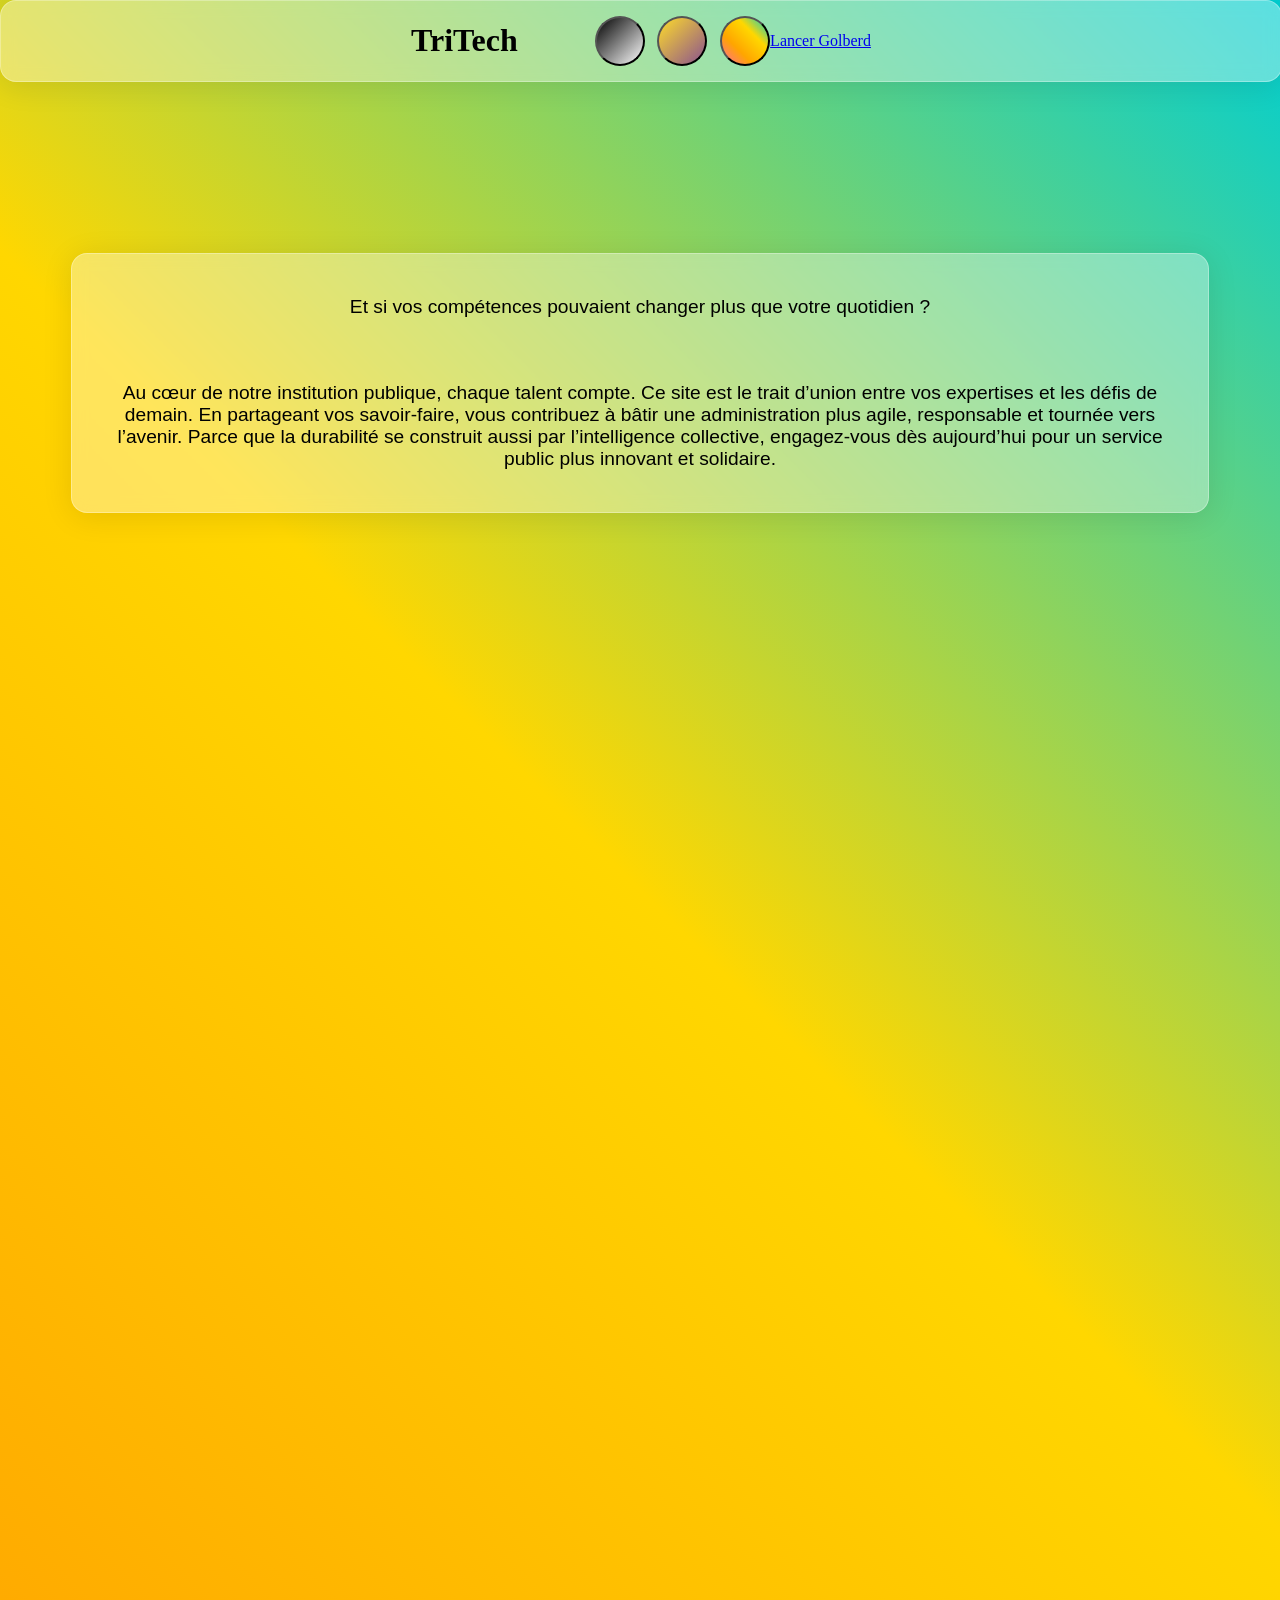
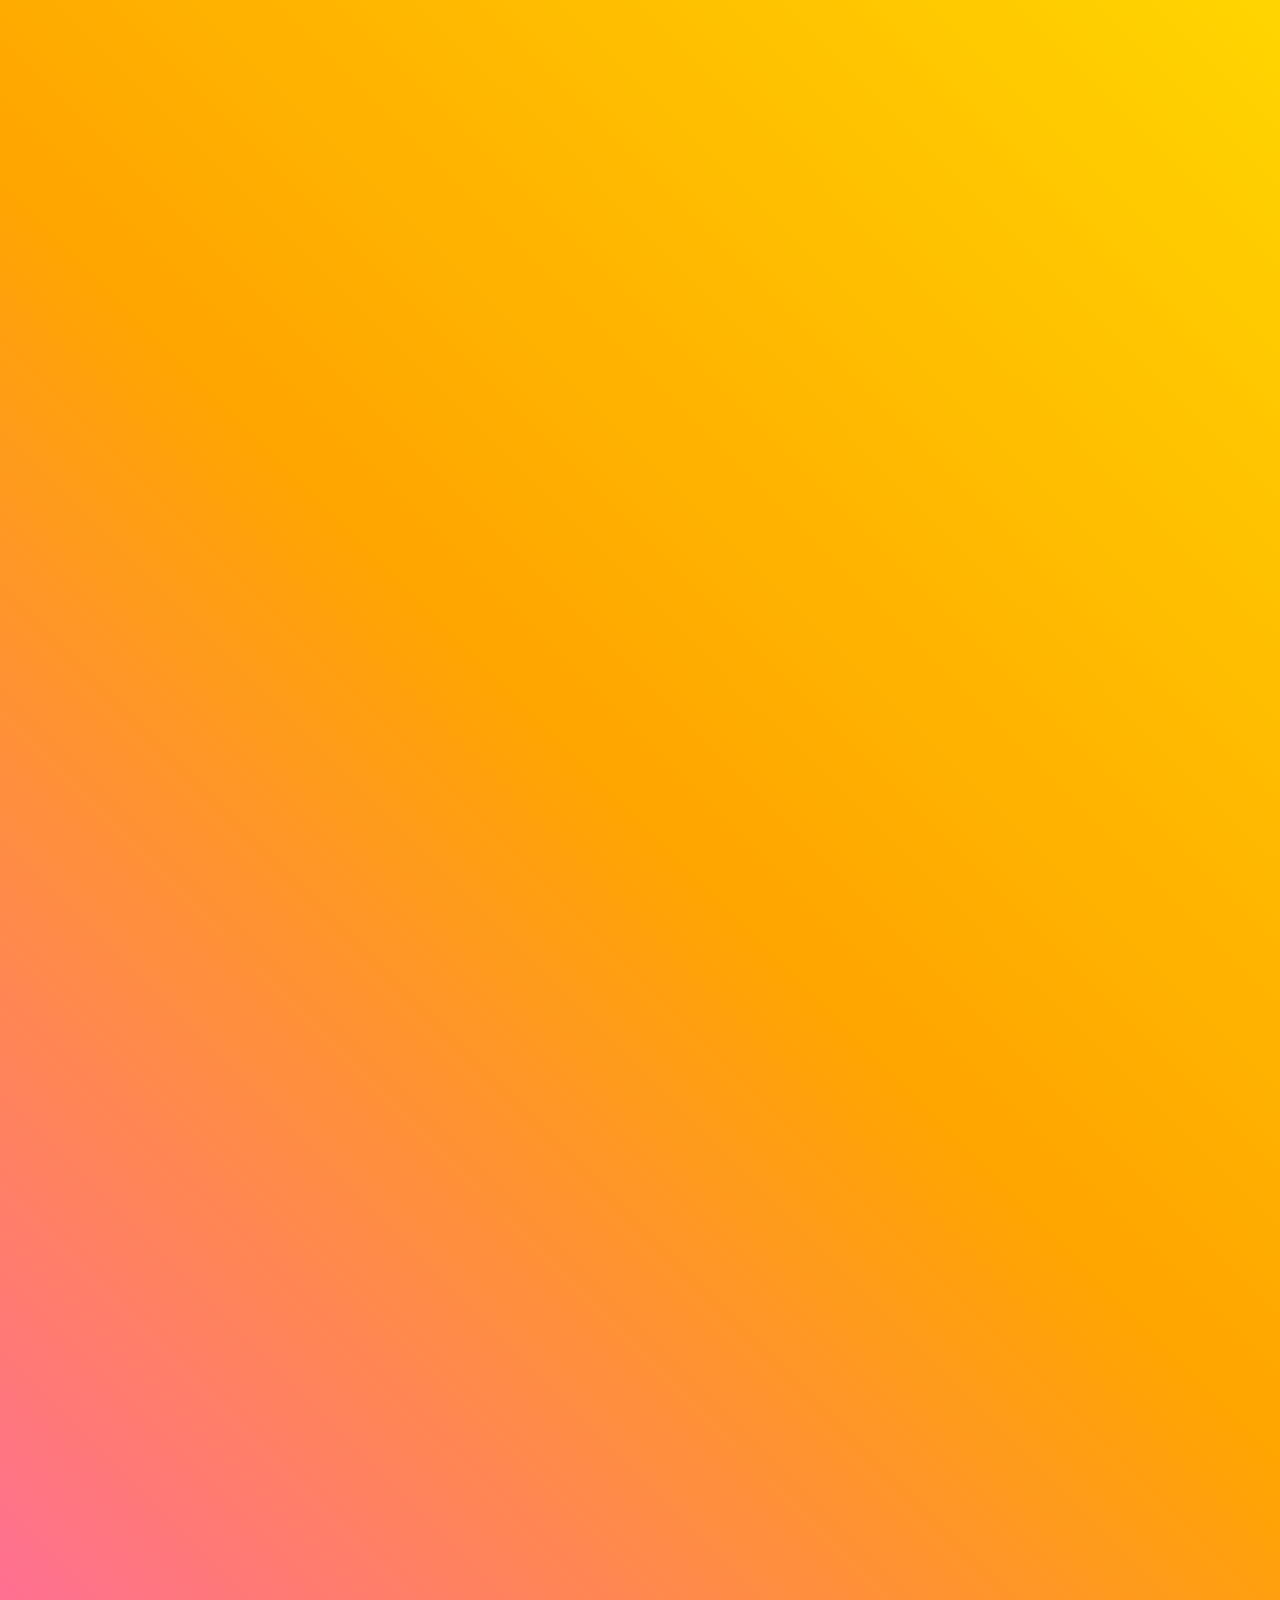
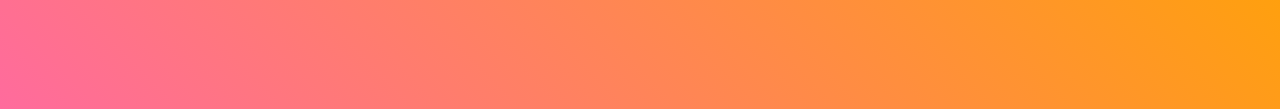
<file: index.html>
<!DOCTYPE html>
<html lang="fr">

<head>
    <meta charset="UTF-8">
    <meta name="viewport" content="width=device-width, initial-scale=1.0">
    <link rel="stylesheet" href="BeauBouton.css">
    <script src="code.js" defer></script>
</head>

<body>

    <header class="col1 glass">
        <h1>TriTech</h1>
        <button class="colBW" title="Noir & Blanc"></button>
        <button class="colDA" title="Mode Daltonien"></button>
        <button class="colFUN" title="Mode FUN"></button>
        <a href="golberg/index.html">Lancer Golberd</a>
    </header>

    <!-- Parite 1 - Accroche -->
    <div class="intro glass">
        <p>Et si vos compétences pouvaient changer plus que votre quotidien ?</p>
        <!-- Phrase d'accroche à afficher en gras -->
        <p>Au cœur de notre institution publique, chaque talent compte. Ce site est le trait d’union entre vos
            expertises et les défis de demain. En partageant vos savoir-faire, vous contribuez à bâtir une
            administration plus agile, responsable et tournée vers l’avenir. Parce que la durabilité se construit aussi
            par l’intelligence collective, engagez-vous dès aujourd’hui pour un service public plus innovant et
            solidaire.</p> <!-- paragraphe descriptif à achier centré un peux comme une phrase marketing -->
    </div>

    <!-- Parite 2 - Histoire -->
    <div class="avis_all">
        <div class="avis v">
            <p>Yahya</p>
            <p>Ça me soule avec leur mise à jour, je vais encore devoir jeter mon ordi !</p>
            <img>
        </div>
        <div class="avis r">
            <p>Rémi</p>
            <p>Eh toi là, pourquoi tu fais ça, il fonctionne encore ?</p>
            <img>
        </div>
        <div class="avis v">
            <p>Yahya</p>
            <p>Bah oui mais ma machine n’est pas assez puissante pour le nouveau Windows.</p>
            <img>
        </div>
        <div class="avis r">
            <p>Rémi</p>
            <p>Quel gâchis ! Si tu savais tout ce qu’on peut faire avec des vieux pcs. As-tu déjà entendu parler de
                Linux et des distributions open-source, ça pourrait être une bonne alternative ?</p>
            <img>
        </div>
        <div class="avis v">
            <p>Yahya</p>
            <p>Hum, je ne comprends pas très bien de quoi tu me parles mais l’idée de ne pas gaspiller un pc me semble
                plus raisonnable.</p>
            <img>
        </div>
        <div class="avis r">
            <p>Rémi</p>
            <p>Ne t’en fais pas, je connais le site parfait pour toi ! Fait un tour sur l’île Linux, il y a plein de
                passionnés qui t’aideront. De même, il existe tout un archipel sur la tech que tu peux visiter. Alors
                prêt à évoluer vers un monde durable ?</p>
            <img>
        </div>
    </div>
    <img class="yahya" src="yahya.png" alt="Yahya">
    <img class="remi" src="remi.png" alt="Rémi">

    <button class="carte" onclick="location.href='quiz.html'">Découvrir l'île Linux et plus encore !</button>
    <!-- Parite 3 - Description
    <div>
        <p>titre paragraphe</p>
        <p>paragraphe</p>
        <img>
    </div> -->
</body>

</html>
</file>
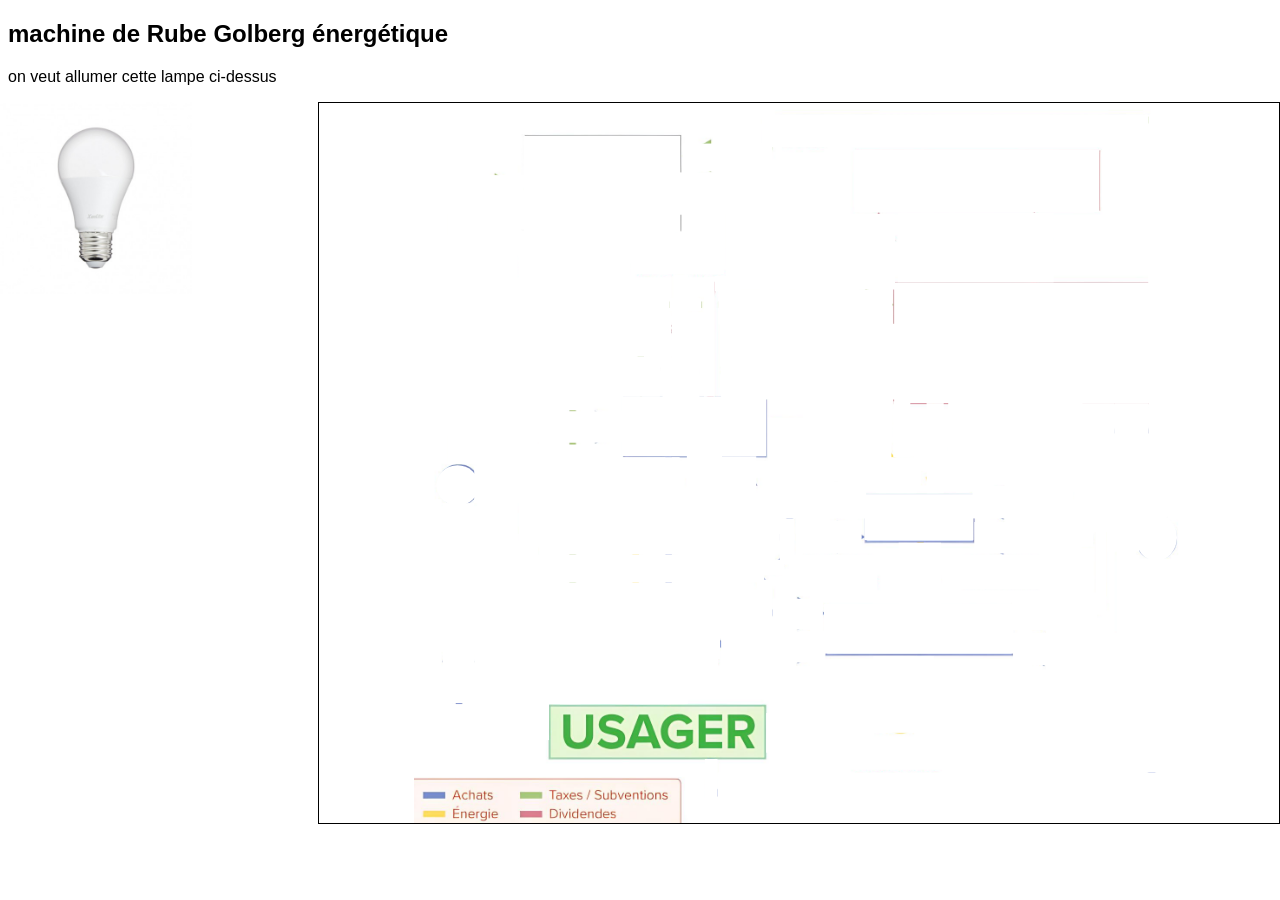
<file: golberg/index.html>
<!DOCTYPE html>
<html lang="fr">
    <head>
        <meta charset="UTF-8">
        <meta name="viewport" content="width=device-width, initial-scale=1.0">
        <title>Document</title>
        <link rel="stylesheet" href="style.css">
    </head>
    <body>
        <h2>machine de Rube Golberg énergétique</h2>
        <p>on veut allumer cette lampe ci-dessus</p>
        <img id="lampe1" src="ampoule-led-a60-culot-e27-10w-cons-75w-eq-cct-temperature-de-lumiere-variable-2700k-6000k.jpg" alt="">
        <img id="lampe2" src="28722fr01.webp">
   <svg
   version="1.1"
   id="svg1"
   width="100%"
   height="100%"
   viewBox="0 0 1774 1658"
   xmlns="http://www.w3.org/2000/svg"
   xmlns:svg="http://www.w3.org/2000/svg">
  <defs
     id="defs1" />
  <g
     id="g1">
     
    <rect
       style="fill:#ffffff"
       id="rect28"
       width="491.79724"
       height="280.13766"
       x="139.0313"
       y="1103.95" />
    <rect
       style="fill:#ffffff"
       id="rect29"
       width="78.853569"
       height="70.553192"
       x="622.52814"
       y="1257.5068" />
    <rect
       style="fill:#ffffff"
       id="rect30"
       width="271.83731"
       height="224.11014"
       x="340.3154"
       y="815.5119" />
    <rect
       style="fill:#ffffff;stroke-width:1.02268"
       id="rect31"
       width="49.802254"
       height="236.5607"
       x="338.2403"
       y="471.0463" />
    <rect
       style="fill:#ffffff"
       id="rect32"
       width="51.877346"
       height="47.727158"
       x="342.3905"
       y="786.46057" />


    <rect #EDF
       style="fill:#FFFFFF"
       class="EDF"
       width="332.01501"
       height="136.95619"
       x="479.34668"
       y="676.48059" />
    <rect #RTE
       style="fill:#FFFFFF"
       class="RTE"
       width="251.08636"
       height="105.82979"
       x="1037.5469"
       y="900.59076" />
    <rect # Enedis
       style="fill:#ffffff"
       class="Enedis"
       width="437.84482"
       height="114.13017"
       x="944.16772"
       y="1153.7522" />
    <rect #40-fournisseurs
       style="fill:#FFFFFF"
       class="40-fournisseurs"
       width="591.40173"
       height="278.06259"
       x="1106.025"
       y="412.94366" />
    <rect #actionnaires
       style="fill:#FFFFFF"
       class="actionnaires"
       width="564.42554"
       height="143.18147"
       x="1014.7209"
       y="107.90488" />
    <rect #état
       style="fill:#FFFFFF"
       class="état"
       width="361.06635"
       height="224.11014"
       x="253.16145"
       y="74.703377" />
    <rect #usager
       style="fill:#FFFFFF"
       class="usager"
       width="502.17273"
       height="124.50563"
       x="309.189"
       y="1384.0876" />
    <rect #tarif libre
       style="fill:#FFFFFF"
       class="tarif-libre"
       width="29.051313"
       height="93.379227"
       x="670.25531"
       y="1510.6683" />
    <rect #tarif libre
       style="fill:#FFFFFF"
       class="tarif-libre"
       width="1027.1715"
       height="93.379227"
       x="699.30664"
       y="1541.7948" />
    <rect #tarif libre
       style="fill:#FFFFFF;stroke-width:0.908727"
       class="tarif-libre"
       width="95.454315"
       height="491.79724"
       x="1664.2253"
       y="1049.9974" />
    <rect #tarif fixe
       style="fill:#FFFFFF"
       class="tarif-fixe"
       width="217.88486"
       height="83.003754"
       x="93.379227"
       y="1384.0876" />
    <rect #tarif fixe
       style="fill:#FFFFFF"
       class="tarif-fixe"
       width="72.628288"
       height="460.67084"
       x="66.403008"
       y="921.34167" />
    <ellipse #€-g
       style="fill:#FFFFFF"
       class="€-g"
       cx="100.64205"
       cy="880.87732"
       rx="48.764706"
       ry="46.689613" />
    <ellipse #€-g
       style="fill:#FFFFFF"
       class="€-d"
       cx="1709.8773"
       cy="1000.1953"
       rx="47.727158"
       ry="53.952442" />
    <rect #taxes-g
       style="fill:#FFFFFF"
       class="taxes-g"
       width="49.802254"
       height="664.03003"
       x="78.853569"
       y="168.0826" />
    <rect #taxes-g
       style="fill:#FFFFFF"
       class="taxes-g"
       width="126.58073"
       height="124.50563"
       x="126.58073"
       y="166.00751" />


    <rect #taxes-d
       style="fill:#FFFFFF"
       class="taxes-d"
       width="43.576973"
       height="927.56696"
       x="1691.2015"
       y="26.976221" />
    <rect #taxes-d
       style="fill:#FFFFFF"
       class="taxes-d"
       width="890.21527"
       height="74.703377"
       x="800.98621"
       y="26.976221" />
    <rect #taxes-d
       style="fill:#FFFFFF"
       class="taxes-d"
       width="207.50938"
       height="64.327911"
       x="618.37799"
       y="93.379227" />


    <rect #c-g-b
       style="fill:#ffffff"
       class="c-g-b"
       width="136.95619"
       height="85.07885"
       x="139.0313"
       y="836.26282" />
    <rect #c-g-b
       style="fill:#FFFFFF"
       class="c-g-b"
       width="51.877346"
       height="120.35545"
       x="232.41051"
       y="722.13269" />
    <rect #c-g-b
       style="fill:#FFFFFF"
       class="c-g-b"
       width="211.65958"
       height="72.628288"
       x="278.06259"
       y="709.68213" />
    <rect #c-g-b
       style="fill:#FFFFFF"
       class="c-g-b"
       width="43.576973"
       height="178.45807"
       x="242.78598"
       y="915.11639" />
    <rect #c-g-b
       style="fill:#FFFFFF"
       class="c-g-b"
       width="529.14893"
       height="64.327911"
       x="278.06259"
       y="1039.6221" />
    <rect #c-g-b
       style="fill:#ffffff"
         class="c-g-b"
       width="195.05882"
       height="85.07885"
       x="846.63831"
       y="871.53943" />
    <rect #c-g-b
       style="fill:#ffffff"
       class="c-g-b"
       width="33.201504"
       height="105.82979"
       x="842.4881"
       y="956.61829" />
    <rect #c-g-b
       style="fill:#ffffff"
       class="c-g-b"
       width="49.802254"
       height="35.276596"
       x="803.06134"
       y="1052.0726" />



    <rect #service-système-g
       style="fill:#FFFFFF"
       class="service-système-g"
       width="80.928658"
       height="232.41051"
       x="628.75342"
       y="809.28662" />
    <rect #service-système-g
       style="fill:#FFFFFF"
       class="service-système-g"
       width="56.027534"
       height="182.60826"
       x="649.50439"
       y="1097.7246" />
    <rect #service-système-g
       style="fill:#FFFFFF"
       class="service-système-g"
       width="238.63579"
       height="72.628288"
       x="707.60699"
       y="1216.005" />
    <rect #service-système-g
       style="fill:#FFFFFF"
       class="service-système-g"
       width="78.853569"
       height="205.4343"
       x="709.68213"
       y="813.43677" />
    <rect #service-système-g
       style="fill:#FFFFFF"
       class="service-système-g"
       width="151.48186"
       height="76.778473"
       x="879.83978"
       y="960.76843" />
    <rect #service-système-g
       style="fill:#FFFFFF"
       class="service-système-g"
       width="60.177723"
       height="31.126408"
       x="782.31036"
       y="983.59448" />
    <rect #service-système-g
       style="fill:#FFFFFF"
       class="service-système-g"
       width="35.276596"
       height="89.229034"
       x="790.61078"
       y="1097.7246" />
    <rect #service-système-g
       style="fill:#FFFFFF"
       class="service-système-g"
       width="116.20525"
       height="70.553192"
       x="825.88733"
       y="1141.3016" />
    <rect #service-système-g
       style="fill:#ffffff"
       class="service-système-g"
       width="190.90863"
       height="85.07885"
       x="875.68964"
       y="1039.6221" />


       
    <rect #subvention
       style="fill:#FFFFFF"
       class="subvention"
       width="257.31165"
       height="134.8811"
       x="240.71089"
       y="294.66333" />
    

       
    <rect #c-d-b
       style="fill:#ffffff"
       class="c-d-b"
       width="76.778473"
       height="296.73843"
       x="1614.423"
       y="691.00629" />
    <rect #c-d-b
       style="fill:#FFFFFF"
       class="c-d-b"
       width="74.703377"
       height="47.727158"
       x="1595.7472"
       y="985.66962" />
    <rect #c-d-b
       style="fill:#FFFFFF"
       class="c-d-b"
       width="35.276596"
       height="249.01126"
       x="1618.5732"
       y="1029.2466" />
    <rect #c-d-b
       style="fill:#ffffff"
       class="c-d-b"
       width="240.71089"
       height="74.703377"
       x="1379.9374"
       y="1220.1552" />
    <rect #c-d-b
       style="fill:#ffffff"
       class="c-d-b"
       width="246.93617"
       height="72.628288"
       x="1290.7084"
       y="964.91864" />
    <rect #c-d-b
       style="fill:#ffffff"
       class="c-d-b"
       width="31.126408"
       height="33.201504"
       x="1533.4944"
       y="987.74469" />


    <rect #dividendes-g
       style="fill:#FFFFFF"
       class="dividendes-g"
       width="24.901127"
       height="275.98749"
       x="668.18024"
       y="400.4931" />
    <rect #dividendes-g
       style="fill:#FFFFFF"
       class="dividendes-g"
       width="390.11765"
       height="174.30789"
       x="717.98248"
       y="255.23654" />
    <rect #dividendes-g
       style="fill:#FFFFFF"
       class="dividendes-g"
       width="31.126408"
       height="35.276596"
       x="693.08136"
       y="398.41803" />
    <rect #dividendes-g
       style="fill:#FFFFFF"
       class="dividendes-g"
       width="149.40675"
       height="97.529411"
       x="610.07758"
       y="159.78223" />


    <rect #dividendes-d
       style="fill:#FFFFFF"
       class="dividendes-d"
       width="358.99124"
       height="159.78223"
       x="1114.3254"
       y="253.16145" />

       
    <rect #spéculation
       style="fill:#FFFFFF"
       class="spéculation"
       width="234.48561"
       height="141.10638"
       x="1230.5306"
       y="684.78101" />

       
    <rect #jaune
       style="fill:#FFFFFF"
       class="jaune"
       width="284.28787"
       height="114.13017"
       x="815.5119"
       y="724.20776" />
    <rect #jaune
       style="fill:#FFFFFF"
       class="jaune"
       width="93.379227"
       height="83.003754"
       x="1064.5232"
       y="815.5119" />
    <rect #jaune
       style="fill:#FFFFFF"
       class="jaune"
       width="97.529411"
       height="143.18147"
       x="1116.4005"
       y="1012.6458" />

       


    <rect #service-système-d
       style="fill:#FFFFFF"
       class="service-système-d"
       width="232.41051"
       height="74.703377"
       x="1286.5582"
       y="881.91492" />
    <rect #service-système-d
       style="fill:#FFFFFF"
       class="service-système-d"
       width="76.778473"
       height="205.4343"
       x="1462.9412"
       y="688.93115" />
    <rect #service-système-d
       style="fill:#FFFFFF"
       class="service-système-d"
       width="76.778473"
       height="296.73843"
       x="1537.6445"
       y="691.00629" />
    <rect #service-système-d
       style="fill:#FFFFFF"
       class="service-système-d"
       width="22.826033"
       height="195.05882"
       x="1570.8461"
       y="983.59448" />
    <rect #service-système-d
       style="fill:#FFFFFF"
       class="service-système-d"
       width="195.05882"
       height="87.153946"
       x="1377.8623"
       y="1126.776" />
    <rect #service-système-d
       style="fill:#FFFFFF"
       class="service-système-d"
       width="197.13391"
       height="80.928658"
       x="1255.4318"
       y="1039.6221" />






    <rect #lampe
       style="fill:#FFFFFF"
       class="lampe"
       width="139.0313"
       height="176.38298"
       x="1058.2979"
       y="1274.1077" />
    <rect #lampe
       style="fill:#FFFFFF"
       class="lampe"
       width="249.01126"
       height="91.304131"
       x="811.36169"
       y="1404.8385" />


    <rect #ARENH
       style="fill:#ffffff"
       class="ARENH"
       width="402.56821"
       height="174.30789"
       x="707.60699"
       y="508.39801" />


    <rect #apport-capital
       style="fill:#ffffff"
       class="apport-capital"
       width="205.4343"
       height="95.454315"
       x="508.39801"
       y="298.81351" />
    <rect #apport-capital
       style="fill:#ffffff"
       class="apport-capital"
       width="33.201504"
       height="58.102627"
       x="597.62701"
       y="394.26782" />
    <rect #apport-capital
       style="fill:#ffffff"
       class="apport-capital"
       width="37.351688"
       height="122.43053"
       x="593.47687"
       y="473.1214" />
    <rect #apport-capital
       style="fill:#ffffff"
       class="apport-capital"
       width="85.07885"
       height="91.304131"
       x="572.72589"
       y="587.25159" />


    <rect #subvention
       style="fill:#FFFFFF"
       class="subvention"
       width="400.4931"
       height="80.928658"
       x="701.38171"
       y="429.54443" />
    <rect #subvention
       style="fill:#FFFFFF"
       class="subvention"
       width="246.93617"
       height="66.403008"
       x="342.3905"
       y="427.46933" />
    <rect #subvention
       style="fill:#FFFFFF"
       class="subvention"
       width="209.58449"
       height="93.379227"
       x="383.89236"
       y="489.72214" />
    <rect #subvention
       style="fill:#FFFFFF"
       class="subvention"
       width="93.379227"
       height="93.379227"
       x="473.1214"
       y="583.10138" />
    <rect #subvention
       style="fill:#FFFFFF"
       class="subvention"
       width="72.628288"
       height="29.051313"
       x="589.32666"
       y="450.29538" />


    <rect #jaune-a
       style="fill:#ffffff"
       class="jaune-a"
       width="39.426785"
       height="128.65582"
       x="1103.95"
       y="686.85608" />
    <rect #jaune-a
       style="fill:#ffffff"
       class="jaune-a"
       width="39.426785"
       height="207.50938"
       x="1180.7284"
       y="691.00629" />
       

       

  </g>
</svg>
    </body>
    <script src="script.js"></script>
</html>
</file>
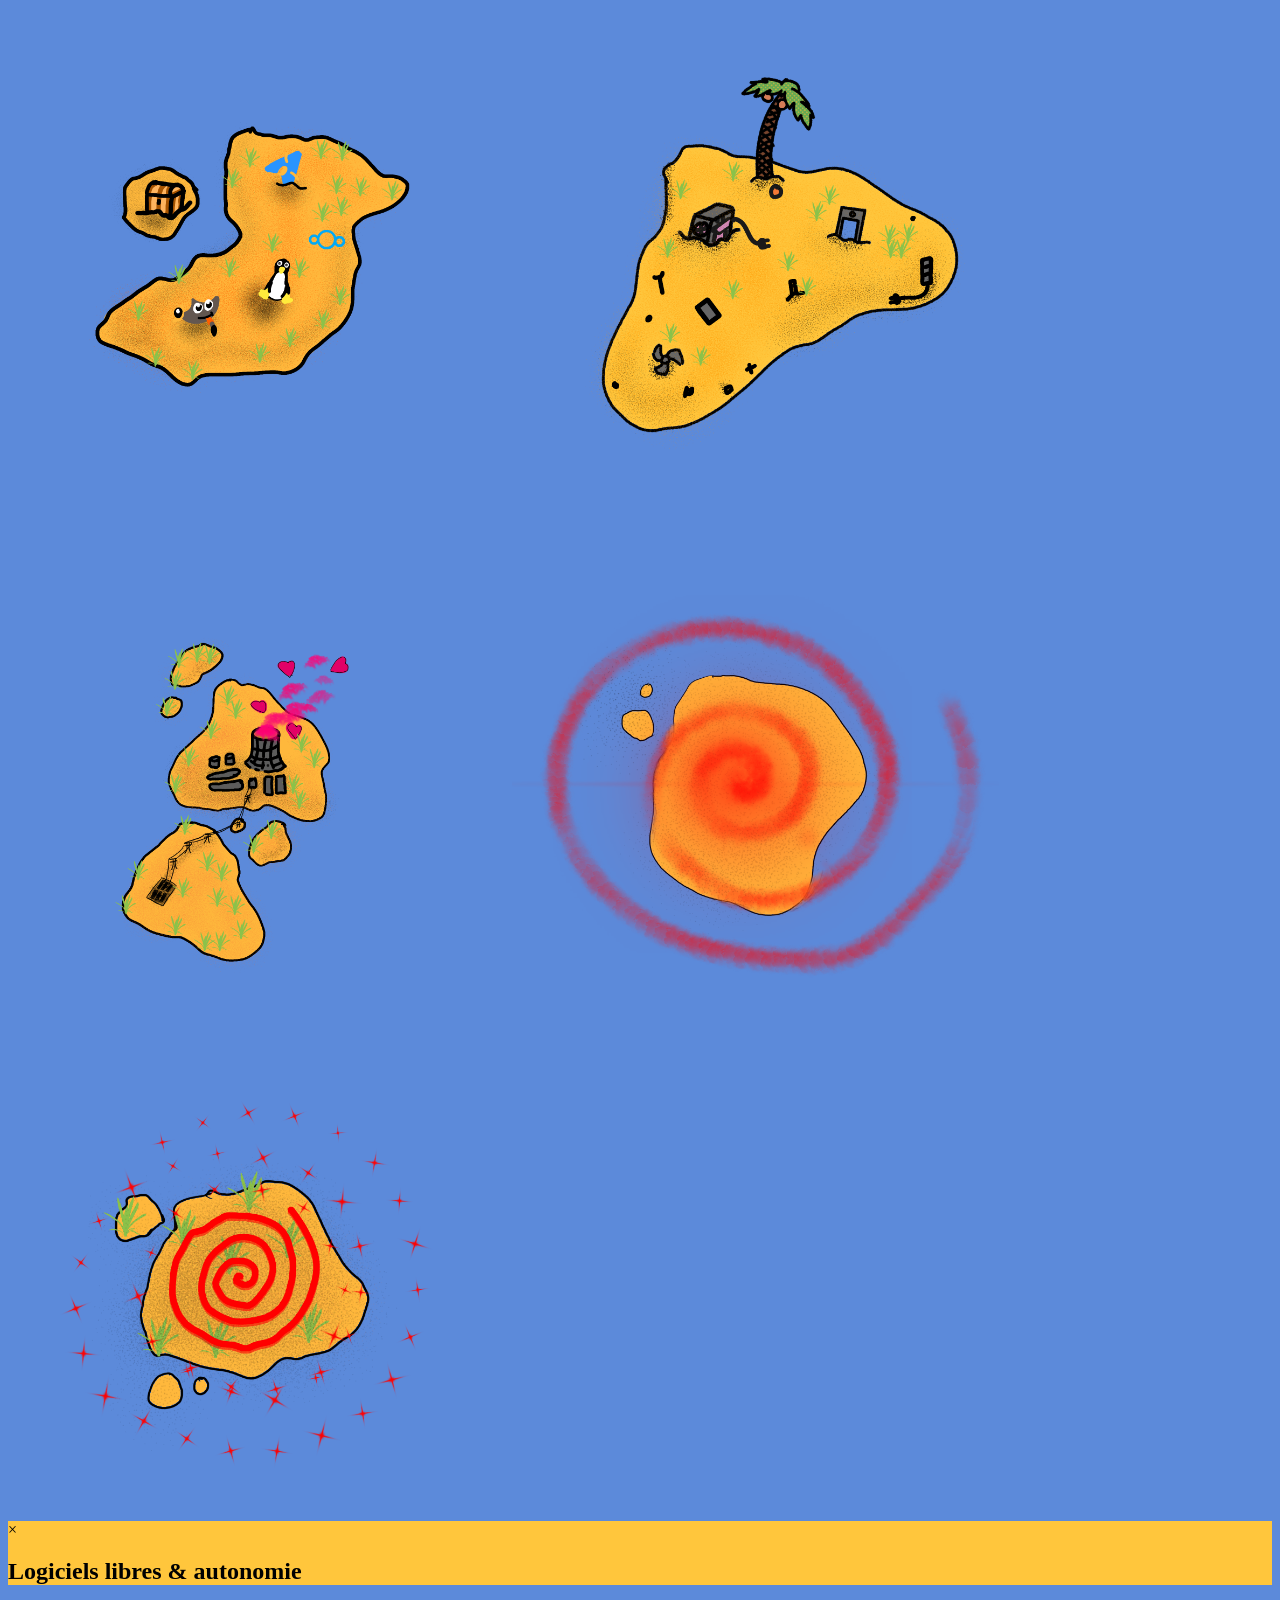
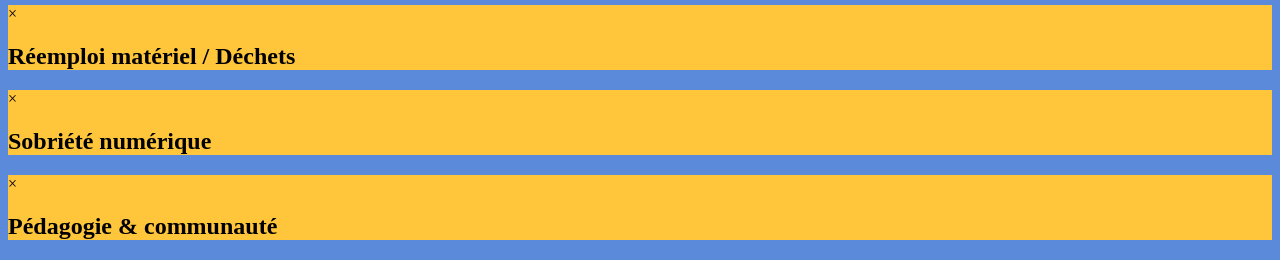
<file: carte.html>
<!DOCTYPE html>
<html>
<title>W3.CSS</title>
<meta name="viewport" content="width=device-width, initial-scale=1">
<link rel="stylesheet" href="https://www.w3schools.com/w3css/5/w3.css">

<body>
    <style>
        body {
            background-color: rgb(92, 138, 218);
        }
    </style>
    <div class="w3-container">
        <img src="mapLinux.png" class="w3-image w3-hover-opacity"
            onclick="document.getElementById('id_mapLinux').style.display='block'" width="500">
        <img src="mapDechets.png" class="w3-image w3-hover-opacity"
            onclick="document.getElementById('id_mapDechets').style.display='block'" width="500">
        <img src="mapNuclaire.png" class="w3-image w3-hover-opacity"
            onclick="document.getElementById('id_mapNuclaire').style.display='block'" width="500">
        <img src="mapPedagogue.png" class="w3-image w3-hover-opacity"
            onclick="document.getElementById('id_mapPedagogue').style.display='block'" width="500">
        <img src="lazer.png" class="w3-image w3-hover-opacity"
            onclick="window.open('./LaserGame/niveaux/energie_total/index.html', '_blank')" width="500">
    </div>

    <!-- MODAL LINUX -->
    <div id="id_mapLinux" class="w3-modal">
        <div class="w3-modal-content w3-animate-top w3-card-4">
            <header class="w3-container" style="background-color: #FFC63C;">
                <span onclick="document.getElementById('id_mapLinux').style.display='none'"
                    class="w3-button w3-display-topright">&times;</span>
                <h2>Logiciels libres & autonomie</h2>
            </header>
            <div class="w3-container">
                <p id="linuxCount"></p>
                <div id="linuxTab"></div>
            </div>
            <footer class="w3-container" style="background-color: #FFC63C;">

            </footer>
        </div>
    </div>

    <!-- MODAL DECHETS -->
    <div id="id_mapDechets" class="w3-modal">
        <div class="w3-modal-content w3-animate-top w3-card-4">
            <header class="w3-container" style="background-color: #FFC63C;">
                <span onclick="document.getElementById('id_mapDechets').style.display='none'"
                    class="w3-button w3-display-topright">&times;</span>
                <h2>Réemploi matériel / Déchets</h2>
            </header>
            <div class="w3-container">
                <p id="dechetsCount"></p>
                <div id="dechetsTab"></div>
            </div>
            <footer class="w3-container" style="background-color: #FFC63C;">

            </footer>
        </div>
    </div>

    <!-- MODAL NUCLEAIRE / SOBRIÉTÉ NUMÉRIQUE -->
    <div id="id_mapNuclaire" class="w3-modal">
        <div class="w3-modal-content w3-animate-top w3-card-4">
            <header class="w3-container" style="background-color: #FFC63C;">
                <span onclick="document.getElementById('id_mapNuclaire').style.display='none'"
                    class="w3-button w3-display-topright">&times;</span>
                <h2>Sobriété numérique</h2>
            </header>
            <div class="w3-container">
                <p id="nucleaireCount"></p>
                <div id="nucleaireTab"></div>
            </div>
            <footer class="w3-container" style="background-color: #FFC63C;">

            </footer>
        </div>
    </div>

    <!-- MODAL PÉDAGOGUE / COMMUNAUTÉ -->
    <div id="id_mapPedagogue" class="w3-modal">
        <div class="w3-modal-content w3-animate-top w3-card-4">
            <header class="w3-container" style="background-color: #FFC63C;">
                <span onclick="document.getElementById('id_mapPedagogue').style.display='none'"
                    class="w3-button w3-display-topright">&times;</span>
                <h2>Pédagogie & communauté</h2>
            </header>
            <div class="w3-container">
                <p id="pedagogueCount"></p>
                <div id="pedagogueTab"></div>
            </div>
            <footer class="w3-container" style="background-color: #FFC63C;">

            </footer>
        </div>
    </div>

    <style>
        /* Juste pour un affichage un peu sympa */
        #linuxTab div,
        #dechetsTab div,
        #nucleaireTab div,
        #pedagogueTab div {
            margin-top: 10px;
        }
    </style>

    <!-- SCRIPT MODIFIÉ POUR UTILISER LOCALSTORAGE -->
    <script>
        function loadAttempts(storageKey, countElementId, containerElementId) {
            // Récupère les données depuis localStorage
            const data = localStorage.getItem(storageKey);

            if (!data) {
                console.error('Aucune donnée trouvée pour', storageKey);
                return;
            }

            const personnes = JSON.parse(data);
            const nombrePersonnes = personnes.length;

            const countEl = document.getElementById(countElementId);
            const container = document.getElementById(containerElementId);

            if (!countEl || !container) {
                console.error('Élément introuvable pour', countElementId, containerElementId);
                return;
            }

            // Affiche le nombre de personnes
            countEl.textContent = `Nombre de personnes : ${nombrePersonnes}`;

            // Vide le conteneur
            container.innerHTML = '';

            // Création des cartes pour chaque personne
            for (let i = 0; i < nombrePersonnes; i++) {
                const person = personnes[i];

                const bloc = document.createElement('div');
                bloc.className = 'w3-card w3-padding w3-margin';

                const nom = document.createElement('p');
                nom.innerHTML = `<strong>Nom :</strong> ${person.personName}`;
                bloc.appendChild(nom);

                const bio = document.createElement('p');
                bio.innerHTML = `<strong>Bio :</strong> ${person.personBio || ''}`;
                bloc.appendChild(bio);

                const island = document.createElement('p');
                island.innerHTML = `<strong>Île :</strong> ${person.islandName}`;
                bloc.appendChild(island);

                const skillsTitle = document.createElement('p');
                skillsTitle.innerHTML = '<strong>Compétences :</strong>';
                bloc.appendChild(skillsTitle);

                const ul = document.createElement('ul');
                for (let j = 0; j < person.topSkills.length; j++) {
                    const li = document.createElement('li');
                    const skill = person.topSkills[j];
                    li.textContent = `${skill.id} (niveau ${skill.level})`;
                    ul.appendChild(li);
                }
                bloc.appendChild(ul);

                container.appendChild(bloc);
            }
        }

        // Initialisation des données dans localStorage
        // (À exécuter une seule fois pour initialiser les données)
        function initializeLocalStorage() {
            // Données de test
            const testData = {
                "attempts_free_software_autonomy": [
                    {
                        personName: "Jean Dupont",
                        personBio: "Expert en logiciels libres",
                        islandName: "Île 1",
                        topSkills: [
                            { id: "Linux", level: "Avancé" },
                            { id: "Git", level: "Intermédiaire" }
                        ]
                    }
                ],
                "attempts_hardware_reuse": [
                    {
                        personName: "Marie Martin",
                        personBio: "Spécialiste en réemploi de matériel",
                        islandName: "Île 2",
                        topSkills: [
                            { id: "Électronique", level: "Expert" },
                            { id: "Réparation", level: "Avancé" }
                        ]
                    }
                ],
                "attempts_digital_sobriety": [
                    {
                        personName: "Pierre Durand",
                        personBio: "Expert en sobriété numérique",
                        islandName: "Île 3",
                        topSkills: [
                            { id: "Optimisation", level: "Expert" },
                            { id: "Éco-conception", level: "Avancé" }
                        ]
                    }
                ],
                "attempts_education_community": [
                    {
                        personName: "Sophie Garnier",
                        personBio: "Pédagogue expérimentée",
                        islandName: "Île 4",
                        topSkills: [
                            { id: "Formation", level: "Expert" },
                            { id: "Animation", level: "Avancé" }
                        ]
                    }
                ]
            };

            // Sauvegarde des données dans localStorage
            Object.entries(testData).forEach(([key, value]) => {
                if (!localStorage.getItem(key)) {
                    localStorage.setItem(key, JSON.stringify(value));
                    console.log(`Données initialisées pour ${key}`);
                }
            });
        }

        // Appel à la fonction d'initialisation une seule fois
        // (Commentez cette ligne si vous avez déjà initialisé les données)
        //initializeLocalStorage();

        // Chargement des données pour chaque catégorie
        document.addEventListener('DOMContentLoaded', () => {
            loadAttempts('attempts_free_software_autonomy', 'linuxCount', 'linuxTab');
            loadAttempts('attempts_hardware_reuse', 'dechetsCount', 'dechetsTab');
            loadAttempts('attempts_digital_sobriety', 'nucleaireCount', 'nucleaireTab');
            loadAttempts('attempts_education_community', 'pedagogueCount', 'pedagogueTab');
        });
    </script>
</body>

</html>
</file>
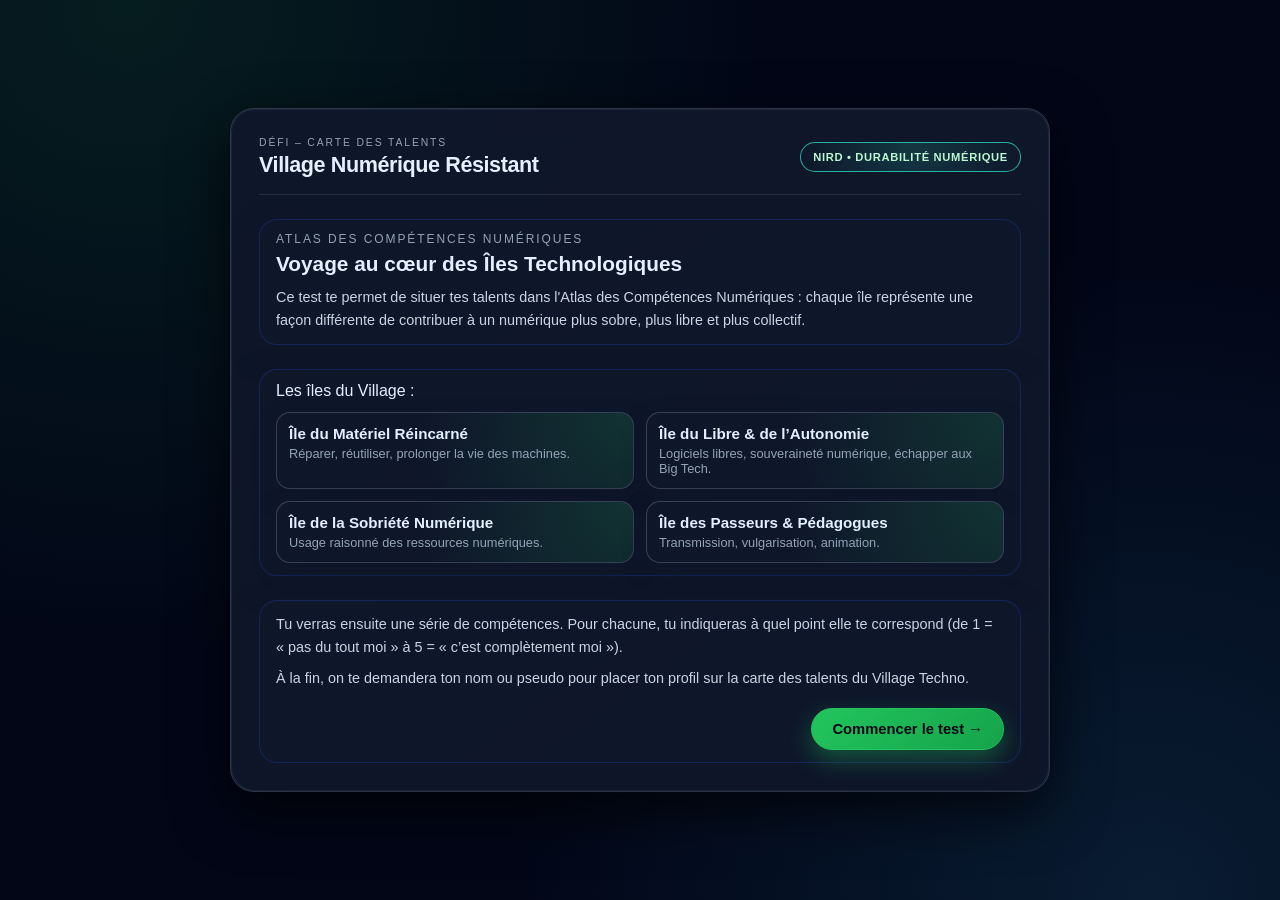
<file: quiz.html>
<!DOCTYPE html>
<html lang="fr">

<head>
    <meta charset="UTF-8" />
    <title>Quiz – Carte des Talents</title>
    <meta name="viewport" content="width=device-width, initial-scale=1.0" />
    <link rel="stylesheet" href="./assets/css/style.css" />
</head>

<body>
    <div class="page">
        <div class="quiz-shell">
            <header class="quiz-header">
                <div class="quiz-title-wrap">
                    <div class="quiz-pill">Défi – Carte des Talents</div>
                    <div class="quiz-title">Village Numérique Résistant</div>
                </div>
                <div class="badge-nird">NIRD • Durabilité numérique</div>
            </header>

            <!-- C’est ici que le quiz sera injecté par js/main.js -->
            <main id="app"></main>
        </div>
    </div>

    <script type="module" src="./js/main.js"></script>
</body>

</html>
</file>
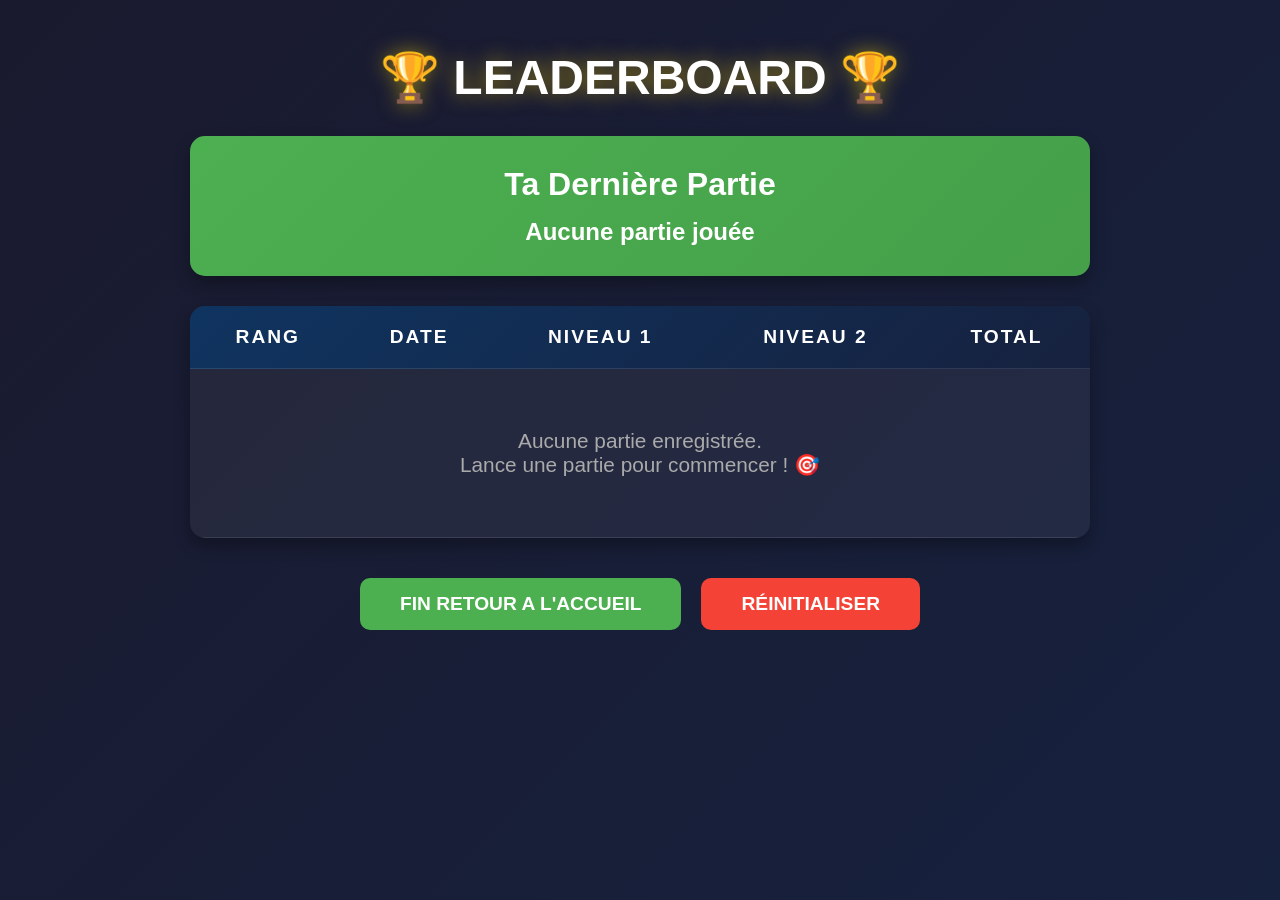
<file: LaserGame/niveaux/leaderboard.html>
<!DOCTYPE html>
<html lang="fr">

<head>
    <meta charset="UTF-8">
    <meta name="viewport" content="width=device-width, initial-scale=1.0">
    <title>🏆 Leaderboard</title>
    <style>
        * {
            margin: 0;
            padding: 0;
            box-sizing: border-box;
        }

        body {
            font-family: 'Arial', sans-serif;
            background: linear-gradient(135deg, #1a1a2e 0%, #16213e 100%);
            color: white;
            padding: 20px;
            min-height: 100vh;
        }

        .container {
            max-width: 900px;
            margin: 0 auto;
        }

        h1 {
            text-align: center;
            font-size: 3em;
            margin: 30px 0;
            text-shadow: 0 0 20px rgba(255, 215, 0, 0.5);
        }

        .last-game {
            background: linear-gradient(135deg, #4CAF50, #45a049);
            padding: 30px;
            border-radius: 15px;
            margin: 30px 0;
            text-align: center;
            box-shadow: 0 8px 16px rgba(0, 0, 0, 0.3);
        }

        .last-game h2 {
            font-size: 2em;
            margin-bottom: 15px;
        }

        .last-game p {
            font-size: 1.5em;
            font-weight: bold;
        }

        table {
            width: 100%;
            border-collapse: collapse;
            margin-top: 30px;
            background: rgba(255, 255, 255, 0.05);
            border-radius: 15px;
            overflow: hidden;
            box-shadow: 0 8px 16px rgba(0, 0, 0, 0.3);
        }

        thead {
            background: linear-gradient(135deg, #0f3460, #16213e);
        }

        th,
        td {
            padding: 20px;
            text-align: center;
            border-bottom: 1px solid rgba(255, 255, 255, 0.1);
        }

        th {
            font-size: 1.2em;
            text-transform: uppercase;
            letter-spacing: 2px;
        }

        tbody tr {
            transition: all 0.3s ease;
        }

        tbody tr:hover {
            background: rgba(255, 255, 255, 0.1);
            transform: scale(1.02);
        }

        .rank {
            font-size: 1.5em;
            font-weight: bold;
        }

        .rank-1 {
            color: #FFD700;
        }

        .rank-2 {
            color: #C0C0C0;
        }

        .rank-3 {
            color: #CD7F32;
        }

        .total {
            font-size: 1.3em;
            font-weight: bold;
            color: #4CAF50;
        }

        .date {
            font-size: 0.9em;
            color: #aaa;
        }

        .buttons {
            display: flex;
            gap: 20px;
            justify-content: center;
            margin: 40px 0;
        }

        .btn {
            padding: 15px 40px;
            font-size: 1.2em;
            border: none;
            border-radius: 10px;
            cursor: pointer;
            transition: all 0.3s ease;
            font-weight: bold;
        }

        .replay-btn {
            background: #4CAF50;
            color: white;
        }

        .replay-btn:hover {
            background: #45a049;
            transform: scale(1.05);
        }

        .reset-btn {
            background: #f44336;
            color: white;
        }

        .reset-btn:hover {
            background: #da190b;
            transform: scale(1.05);
        }

        .empty-state {
            text-align: center;
            padding: 60px 20px;
            font-size: 1.3em;
            color: #aaa;
        }
    </style>
</head>

<body>
    <div class="container">
        <h1>🏆 LEADERBOARD 🏆</h1>

        <div class="last-game">
            <h2>Ta Dernière Partie</h2>
            <p id="lastGame">Aucune partie jouée</p>
        </div>

        <table>
            <thead>
                <tr>
                    <th>Rang</th>
                    <th>Date</th>
                    <th>Niveau 1</th>
                    <th>Niveau 2</th>
                    <th>Total</th>
                </tr>
            </thead>
            <tbody id="leaderboard"></tbody>
        </table>

        <div class="buttons">
            <button class="btn replay-btn" onclick="window.location.href='https://fergouchyahya.github.io/NDI/'">
                FIN RETOUR A L'ACCUEIL
            </button>
            <button class="btn reset-btn" onclick="resetLeaderboard()">
                RÉINITIALISER
            </button>
        </div>
    </div>

    <script>
        function formatDate(isoString) {
            const date = new Date(isoString);
            const day = String(date.getDate()).padStart(2, '0');
            const month = String(date.getMonth() + 1).padStart(2, '0');
            const year = date.getFullYear();
            const hours = String(date.getHours()).padStart(2, '0');
            const minutes = String(date.getMinutes()).padStart(2, '0');
            return `${day}/${month}/${year} ${hours}:${minutes}`;
        }

        function loadLeaderboard() {
            const allGames = JSON.parse(localStorage.getItem('allGames') || '[]');
            const tbody = document.getElementById('leaderboard');

            if (allGames.length === 0) {
                tbody.innerHTML = `
                    <tr>
                        <td colspan="5" class="empty-state">
                            Aucune partie enregistrée.<br>
                            Lance une partie pour commencer ! 🎯
                        </td>
                    </tr>
                `;
                document.getElementById('lastGame').textContent = 'Aucune partie jouée';
                return;
            }

            // Trier par score total décroissant
            const sortedGames = [...allGames].sort((a, b) => b.total - a.total);

            // Afficher la dernière partie
            const lastGame = allGames[allGames.length - 1];
            document.getElementById('lastGame').innerHTML = `
                Niveau 1: <span style="color: #FFD700;">${lastGame.level1}</span> | 
                Niveau 2: <span style="color: #FFD700;">${lastGame.level2}</span> | 
                <span style="font-size: 1.2em;">Total: ${lastGame.total}</span>
            `;

            // Afficher le classement
            tbody.innerHTML = sortedGames.map((game, index) => {
                const rank = index + 1;
                const rankClass = rank <= 3 ? `rank-${rank}` : '';
                const rankDisplay = rank === 1 ? '🥇' : rank === 2 ? '🥈' : rank === 3 ? '🥉' : rank;

                return `
                    <tr>
                        <td class="rank ${rankClass}">${rankDisplay}</td>
                        <td class="date">${formatDate(game.date)}</td>
                        <td>${game.level1}</td>
                        <td>${game.level2}</td>
                        <td class="total">${game.total}</td>
                    </tr>
                `;
            }).join('');
        }

        function resetLeaderboard() {
            if (confirm('⚠️ Es-tu sûr de vouloir supprimer toutes les parties ?')) {
                localStorage.removeItem('allGames');
                sessionStorage.clear();
                loadLeaderboard();
                alert('✅ Leaderboard réinitialisé !');
            }
        }

        // Charger le leaderboard au démarrage
        loadLeaderboard();
    </script>
</body>

</html>
</file>
<file: BeauBouton.css>
.col1 {
    background-color: black;
    color: white;
}

.col2 {
    background-color: white;
    color: black;
}

body {
    background-image: linear-gradient(45deg, #FF6B9D, #FFA500, #FFD700, #00CED1);
}

header {
    top: 0%;
    left: 0%;
    position:fixed;
    width: 100%;
    display: flex;
    align-items: center;
    justify-content: center;
    margin-top: 0%;
    z-index: 10;
}




.test{
    border-radius: 100%;
}

header > button {
    padding: 1%;
    margin-left: 1%;
    border-radius: 100%;
    width: 50px;
    height: 50px;
    justify-content: center;
    display: flex;
    align-items: center;
    transition: border-radius 0.2s ease;
}

header > button:hover {
    border-radius: 10%;
    box-shadow: 0 0 100px rgba(255, 255, 255, 0.3);
}

h1 {
    margin-right: 5%;
    font-size: 200%;
    color: black;
}

.colBW {
    background: linear-gradient(135deg, black 0%, white 100%);
}

.colDA {
    background: linear-gradient(135deg, #FEDC2A 0%, #8B538F 100%);
}

.colFUN {
    background-image: linear-gradient(45deg, #FF6B9D, #FFA500, #FFD700, #00CED1);

}

.intro {
    margin-top: 20%;
    margin-left: 5%;
    margin-right: 5%;
    text-align: center;
    font-size: 120%;

    background: rgba(255, 255, 255, 0.356);
    border-radius: 16px;
    box-shadow: 0 4px 30px rgba(0, 0, 0, 0.1);
    backdrop-filter: blur(7.7px);
    -webkit-backdrop-filter: blur(7.7px);
    border: 1px solid rgba(255, 255, 255, 0.3);
}

.avis_all {
    margin-top: 50%;
    margin-bottom: 5%;
}

.glass {
    background: rgba(255, 255, 255, 0.356);
    border-radius: 16px;
    box-shadow: 0 4px 30px rgba(0, 0, 0, 0.1);
    backdrop-filter: blur(7.7px);
    -webkit-backdrop-filter: blur(7.7px);
    border: 1px solid rgba(255, 255, 255, 0.3);
}

.avis {
    background: rgba(255, 255, 255, 0.356);
    border-radius: 16px;
    box-shadow: 0 4px 30px rgba(0, 0, 0, 0.1);
    backdrop-filter: blur(7.7px);
    -webkit-backdrop-filter: blur(7.7px);
    border: 1px solid rgba(255, 255, 255, 0.3);
    margin-top: 1%;
    width: 50%;
    display: flex;
    margin-bottom: 20%;
    opacity: 0;
    transition: opacity 0.8s cubic-bezier(0.4,0,0.2,1);
}

.avis.visible {
    opacity: 1;
}

p {
    padding: 2%;
    font-family:'Segoe UI', Tahoma, Geneva, Verdana, sans-serif;
}

.v {
    float: left;
    width: 50%;
}

.r {
    float: right;
    width: 50%;
}

.yahya {
    position: fixed;
    bottom: 0;
    left: 0;
    width: 30%;
    height: auto;
    z-index: 5;
    display: none;
    opacity: O;
    transition: opacity 0.5s ease;
}

.remi {
    position: fixed;
    bottom: 0;
    right: 0;
    width: 30%;
    height: auto;
    z-index: 5;
    display: none;
    opacity: O;
    transition: opacity 0.5s ease;
}

.carte {
    position: fixed;
    bottom: 10px;
    left: 50%;
    transform: translateX(-50%);
    padding: 10px 20px;
    font-size: 16px;
    background-color: #FFA500;
    color: white;
    border: none;
    border-radius: 8px;
    cursor: pointer;
    box-shadow: 0 4px 6px rgba(0, 0, 0, 0.1);
    transition: background-color 0.3s ease;
    margin-bottom: 10px;
    display: none;
}
</file>
<file: golberg/style.css>
body {
    font-family: Arial;
}

svg {
    position: fixed;
    right: 0;
    background-image: url("rogner\ elec\ upscale.jpg");
    background-size: contain;
    background-position: center;
    background-repeat: no-repeat;
    border: 1px solid #000000;
    width: 75vw;
    height:80vh
}

rect {
    fill: white;
}

#lampe1 {
    position: fixed;
    left: 0;
    float: left;
    background-size: contain;
    background-position: center;
    background-repeat: no-repeat;
        width: 15vw;
}

#lampe2 {
    position: fixed;
    left: 0;
    display: none;
    background-size: contain;
    background-position: center;
    background-repeat: no-repeat;
    width: 15vw;
}
</file>
<file: assets/css/style.css>
:root {
    --bg: #020617;
    --card-bg: #020819;
    --accent: #22c55e;
    --accent-dark: #16a34a;
    --accent-light: #bbf7d0;
    --text: #e5f0ff;
    --text-secondary: #cbd5e1;
    --muted: #94a3b8;
    --border: #1f2937;
    --danger: #f87171;
    --spacing-xs: 4px;
    --spacing-sm: 8px;
    --spacing-md: 12px;
    --spacing-lg: 16px;
    --spacing-xl: 24px;
    --radius-sm: 6px;
    --radius-md: 10px;
    --radius-lg: 18px;
}

/* Reset de base */
* {
    box-sizing: border-box;
    margin: 0;
    padding: 0;
}

body {
    min-height: 100vh;
    font-family: -apple-system, BlinkMacSystemFont, "Segoe UI", sans-serif;
    background:
        radial-gradient(circle at 10% 0%, rgba(34, 197, 94, 0.12) 0, transparent 45%),
        radial-gradient(circle at 90% 100%, rgba(56, 189, 248, 0.12) 0, transparent 45%),
        linear-gradient(145deg, #020617 0%, #020617 55%, #020617 100%);
    color: var(--text);
    display: flex;
    align-items: center;
    justify-content: center;
    padding: var(--spacing-lg);
}

.page {
    width: 100%;
    max-width: 820px;
}

/* Coquille principale */

.quiz-shell {
    width: 100%;
    background:
        linear-gradient(145deg, rgba(15, 23, 42, 0.96), rgba(15, 23, 42, 0.98));
    border-radius: 24px;
    border: 1px solid rgba(148, 163, 184, 0.22);
    padding: calc(var(--spacing-xl) + 4px);
    position: relative;
    box-shadow: 0 20px 55px rgba(0, 0, 0, 0.7);
    backdrop-filter: blur(14px);
}

.quiz-shell::before {
    content: "";
    position: absolute;
    inset: 0;
    border-radius: inherit;
    border: 1px solid rgba(148, 163, 184, 0.18);
    pointer-events: none;
    opacity: 0.6;
}

/* Header générique si tu l’utilises */

.quiz-header {
    display: flex;
    align-items: center;
    justify-content: space-between;
    gap: var(--spacing-lg);
    margin-bottom: var(--spacing-xl);
    padding-bottom: var(--spacing-lg);
    border-bottom: 1px solid rgba(148, 163, 184, 0.16);
}

.quiz-title-wrap {
    display: flex;
    flex-direction: column;
    gap: 4px;
}

.quiz-title {
    font-size: 1.35rem;
    font-weight: 700;
    letter-spacing: -0.02em;
    display: flex;
    align-items: center;
    gap: var(--spacing-md);
    color: var(--text);
}

.quiz-pill {
    font-size: 0.65rem;
    text-transform: uppercase;
    letter-spacing: 0.18em;
    color: var(--muted);
}

.badge-nird {
    font-size: 0.7rem;
    padding: var(--spacing-sm) var(--spacing-md);
    border-radius: 999px;
    border: 1px solid rgba(45, 212, 191, 0.8);
    background: radial-gradient(circle at top, rgba(45, 212, 191, 0.18), rgba(15, 23, 42, 0.96));
    color: var(--accent-light);
    font-weight: 600;
    text-transform: uppercase;
    letter-spacing: 0.06em;
}

#app {
    background: transparent;
}

.card-inner {
    position: relative;
    animation: fadeIn 0.25s ease-out;
}

/* Transition de base */
@keyframes fadeIn {
    from {
        opacity: 0;
        transform: translateY(6px) scale(0.99);
    }

    to {
        opacity: 1;
        transform: translateY(0) scale(1);
    }
}

/* INTRO */

.intro {
    display: flex;
    flex-direction: column;
    gap: var(--spacing-xl);
}

.intro-block {
    padding: var(--spacing-md) var(--spacing-lg);
    border-radius: 18px;
    background: linear-gradient(145deg, rgba(15, 23, 42, 0.98), rgba(15, 23, 42, 0.94));
    border: 1px solid rgba(30, 64, 175, 0.35);
    box-shadow: 0 10px 28px rgba(15, 23, 42, 0.7);
}

.intro-text {
    font-size: 0.9rem;
    color: var(--text-secondary);
    line-height: 1.6;
}

.intro-islands {
    display: grid;
    grid-template-columns: repeat(2, minmax(0, 1fr));
    gap: var(--spacing-md);
    margin-top: var(--spacing-md);
}

.intro-island {
    padding: var(--spacing-md);
    border-radius: 14px;
    background: linear-gradient(135deg, rgba(15, 23, 42, 0.98), rgba(15, 23, 42, 0.94));
    border: 1px solid rgba(148, 163, 184, 0.3);
    box-shadow: 0 8px 20px rgba(15, 23, 42, 0.65);
    position: relative;
    overflow: hidden;
}

.intro-island::before {
    content: "";
    position: absolute;
    inset: 0;
    background: radial-gradient(circle at top right, rgba(34, 197, 94, 0.2), transparent 60%);
    opacity: 0.8;
    pointer-events: none;
}

.intro-island-name {
    position: relative;
    font-size: 0.95rem;
    font-weight: 600;
    margin-bottom: 4px;
    color: var(--text);
}

.intro-island-short {
    position: relative;
    font-size: 0.8rem;
    color: var(--muted);
}

/* BLOC PERSONNE (nom / bio) */

.person-block {
    display: flex;
    flex-direction: column;
    gap: var(--spacing-md);
    margin-top: var(--spacing-md);
}

.person-label {
    display: flex;
    flex-direction: column;
    gap: 4px;
    font-size: 0.8rem;
    color: var(--text-secondary);
}

.person-input {
    width: 100%;
    padding: var(--spacing-md) var(--spacing-lg);
    border-radius: var(--radius-md);
    border: 1px solid rgba(51, 65, 85, 0.9);
    background: rgba(15, 23, 42, 0.98);
    color: var(--text);
    font-size: 0.9rem;
    font-family: inherit;
    transition: all 0.18s ease-out;
    box-shadow: inset 0 0 0 1px rgba(15, 23, 42, 1);
}

.person-input:focus {
    outline: none;
    border-color: var(--accent);
    background: #020617;
    box-shadow:
        0 0 0 1px rgba(34, 197, 94, 0.15),
        0 0 0 3px rgba(34, 197, 94, 0.25);
}

.person-input::placeholder {
    color: var(--muted);
}

/* Style .input générique */

.input {
    width: 100%;
    padding: var(--spacing-md) var(--spacing-lg);
    border-radius: var(--radius-md);
    border: 1px solid rgba(51, 65, 85, 0.9);
    background: rgba(15, 23, 42, 0.96);
    color: var(--text);
    font-size: 0.9rem;
    font-family: inherit;
    transition: all 0.18s ease-out;
}

.input:focus {
    outline: none;
    border-color: var(--accent);
    background: #020617;
    box-shadow:
        0 0 0 1px rgba(34, 197, 94, 0.15),
        0 0 0 3px rgba(34, 197, 94, 0.25);
}

.input::placeholder {
    color: var(--muted);
}

/* QUESTION / RÉPONSES */

.progress {
    font-size: 0.8rem;
    color: var(--muted);
    margin-bottom: 8px;
}

.question-text {
    font-size: 1.05rem;
    font-weight: 550;
    margin-bottom: 10px;
}

.question-hint {
    font-size: 0.82rem;
    color: var(--muted);
    margin-bottom: 16px;
}

.choices {
    display: flex;
    flex-direction: column;
    gap: 8px;
    margin-bottom: 10px;
}

.choice {
    position: relative;
}

.choice-input {
    position: absolute;
    opacity: 0;
    pointer-events: none;
}

.choice-label {
    display: flex;
    align-items: flex-start;
    gap: var(--spacing-lg);
    padding: var(--spacing-md) var(--spacing-lg);
    border-radius: 14px;
    border: 1px solid rgba(30, 64, 175, 0.6);
    background: linear-gradient(135deg, rgba(15, 23, 42, 0.98), rgba(15, 23, 42, 0.96));
    cursor: pointer;
    font-size: 0.9rem;
    transition: all 0.16s ease-out;
    box-shadow: 0 8px 18px rgba(15, 23, 42, 0.7);
}

.choice-label:hover {
    border-color: rgba(129, 140, 248, 0.9);
    background: radial-gradient(circle at top left, rgba(30, 64, 175, 0.4), rgba(15, 23, 42, 0.98));
    transform: translateX(3px) translateY(-1px);
}

.choice-bullet {
    width: 18px;
    height: 18px;
    border-radius: 999px;
    border: 2px solid rgba(148, 163, 184, 0.7);
    display: flex;
    align-items: center;
    justify-content: center;
    font-size: 0.68rem;
    color: #cbd5e1;
    flex-shrink: 0;
}

.choice-text {
    flex: 1;
}

.choice-text-strong {
    font-weight: 500;
}

.choice-input:checked+.choice-label {
    border-color: var(--accent);
    background: radial-gradient(circle at top left, rgba(34, 197, 94, 0.22), rgba(15, 23, 42, 0.98));
    box-shadow:
        0 10px 24px rgba(22, 163, 74, 0.45),
        0 0 0 1px rgba(15, 23, 42, 1);
}

.choice-input:checked+.choice-label .choice-bullet {
    border-color: var(--accent);
    background: var(--accent);
    color: #020617;
}

/* BOUTONS & ERREURS */

.button-row {
    margin-top: 18px;
    display: flex;
    justify-content: flex-end;
    gap: 8px;
}

.btn {
    border-radius: 999px;
    border: 1px solid rgba(51, 65, 85, 0.9);
    padding: var(--spacing-md) calc(var(--spacing-lg) + 4px);
    font-size: 0.92rem;
    font-weight: 600;
    cursor: pointer;
    display: inline-flex;
    align-items: center;
    gap: var(--spacing-md);
    background: linear-gradient(135deg, rgba(15, 23, 42, 0.98), rgba(15, 23, 42, 0.96));
    color: var(--text);
    transition: all 0.16s ease-out;
    font-family: inherit;
}

.btn:hover {
    background: radial-gradient(circle at top, rgba(30, 64, 175, 0.55), rgba(15, 23, 42, 1));
    border-color: rgba(148, 163, 184, 0.9);
    transform: translateY(-1px);
    box-shadow: 0 10px 22px rgba(15, 23, 42, 0.9);
}

.btn-primary {
    background: linear-gradient(135deg, var(--accent) 0%, var(--accent-dark) 100%);
    color: #020617;
    border-color: var(--accent);
    box-shadow:
        0 10px 24px rgba(34, 197, 94, 0.35),
        0 0 0 1px rgba(15, 23, 42, 0.95);
}

.btn-primary:hover {
    background: linear-gradient(135deg, var(--accent-dark) 0%, #0d8c3a 100%);
    box-shadow:
        0 14px 32px rgba(34, 197, 94, 0.5),
        0 0 0 1px rgba(15, 23, 42, 1);
    border-color: var(--accent-dark);
}

.btn-secondary {
    background: linear-gradient(135deg, rgba(15, 23, 42, 0.98), rgba(15, 23, 42, 0.96));
    border-color: rgba(51, 65, 85, 0.9);
}

.btn-secondary:hover {
    background: radial-gradient(circle at top, rgba(15, 23, 42, 1), rgba(30, 64, 175, 0.6));
    border-color: var(--accent);
}

.error-msg,
#quizError {
    font-size: 0.8rem;
    color: var(--danger);
    margin-top: 6px;
}

/* RÉSULTAT */

.result-eyebrow {
    font-size: 0.75rem;
    text-transform: uppercase;
    letter-spacing: 0.16em;
    color: var(--muted);
    margin-bottom: 6px;
}

.result-title {
    font-size: 1.3rem;
    font-weight: 650;
    margin-bottom: 10px;
    display: flex;
    align-items: center;
    gap: 8px;
}

.result-pill {
    padding: 2px 9px;
    border-radius: 999px;
    border: 1px solid rgba(148, 163, 184, 0.6);
    font-size: 0.7rem;
    color: var(--muted);
}

.result-desc {
    font-size: 0.9rem;
    color: var(--text-secondary);
    margin-bottom: 14px;
    line-height: 1.6;
}

.result-scores {
    font-size: 0.8rem;
    margin-top: 8px;
    padding: 10px 12px;
    border-radius: 14px;
    background: linear-gradient(145deg, rgba(15, 23, 42, 0.98), rgba(15, 23, 42, 0.98));
    border: 1px dashed rgba(148, 163, 184, 0.5);
}

.score-row {
    display: flex;
    justify-content: space-between;
    margin-bottom: 6px;
}

.score-row:last-child {
    margin-bottom: 0;
}

.score-name {
    color: var(--muted);
}

.score-value {
    color: #bbf7d0;
    font-weight: 500;
}

/* Carte visuelle de l'île principale */

.island-card {
    margin-bottom: 12px;
    padding: 10px 12px 12px;
    border-radius: 16px;
    background: radial-gradient(circle at top left,
            rgba(34, 197, 94, 0.18),
            rgba(15, 23, 42, 0.98));
    border: 1px solid rgba(74, 222, 128, 0.55);
    box-shadow: 0 12px 26px rgba(22, 163, 74, 0.32);
}

.island-chip {
    display: inline-flex;
    align-items: center;
    padding: 2px 9px;
    border-radius: 999px;
    border: 1px solid rgba(187, 247, 208, 0.9);
    font-size: 0.7rem;
    text-transform: uppercase;
    letter-spacing: 0.14em;
    color: #bbf7d0;
    margin-bottom: 6px;
}

.island-name-main {
    font-size: 1rem;
    font-weight: 600;
    margin-bottom: 3px;
    color: var(--text);
}

.island-short {
    font-size: 0.82rem;
    color: var(--text-secondary);
}

/* RESPONSIVE */

@media (max-width: 720px) {
    body {
        padding: var(--spacing-md);
    }

    .quiz-shell {
        padding: 18px 16px 18px;
        border-radius: 20px;
    }

    .quiz-header {
        flex-direction: column;
        align-items: flex-start;
        gap: var(--spacing-sm);
    }

    .quiz-title {
        font-size: 1.2rem;
    }

    .intro-islands {
        grid-template-columns: 1fr;
    }

    .question-text {
        font-size: 1rem;
    }

    .result-title {
        font-size: 1.2rem;
    }
}
</file>
